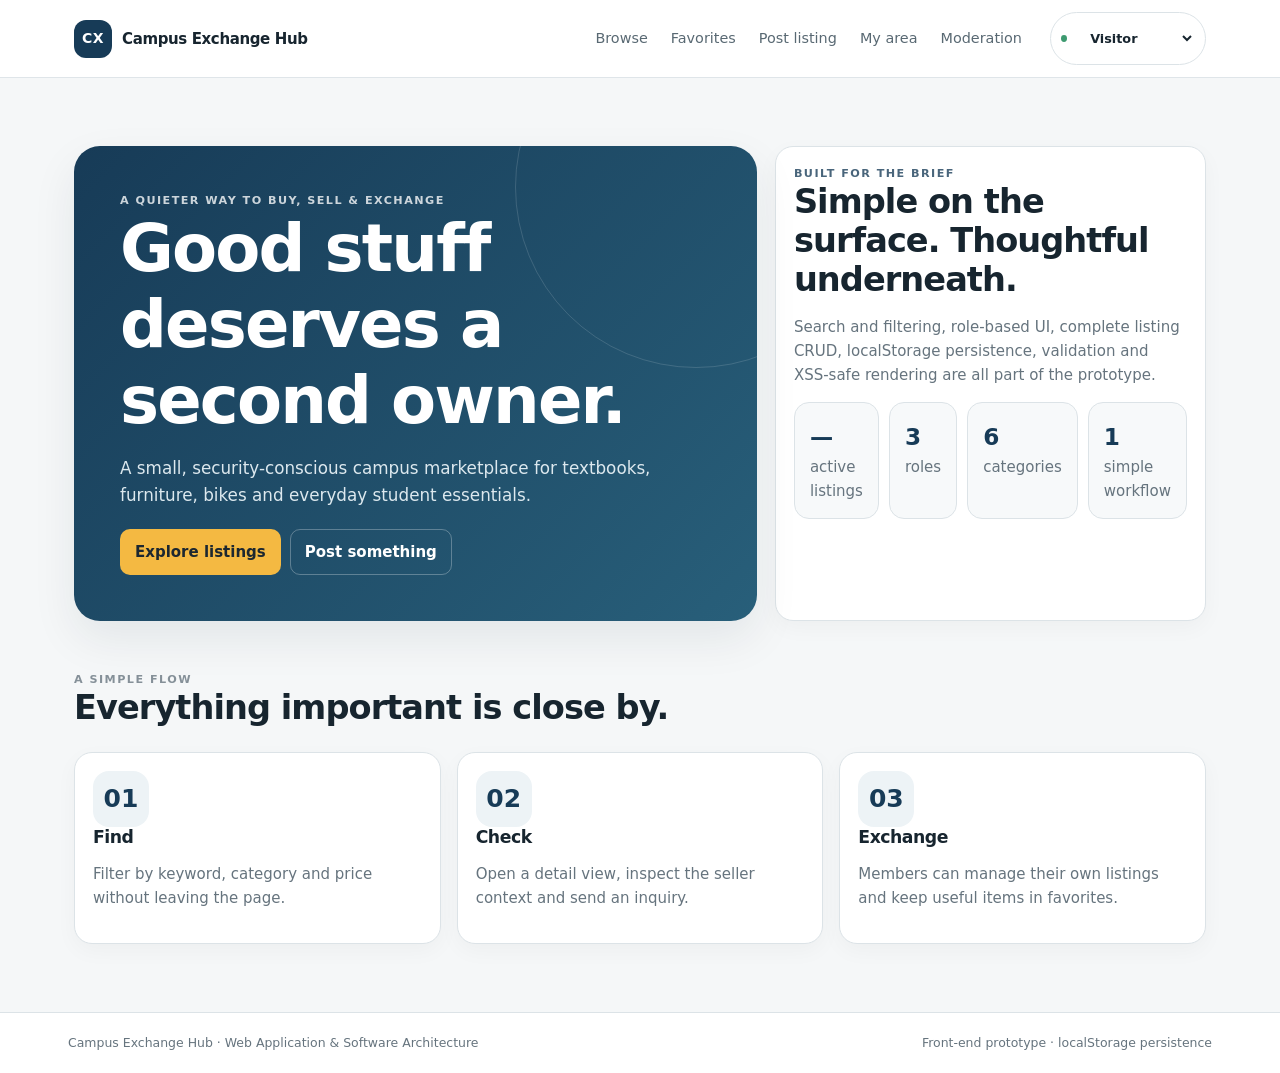
<file: index.html>
<!doctype html>
<html lang="en">
<head>
<meta charset="utf-8">
<meta name="viewport" content="width=device-width, initial-scale=1">
<meta name="description" content="Campus Exchange Hub — a front-end classified marketplace prototype.">
<title>Home · Campus Exchange Hub</title>
<link rel="stylesheet" href="css/style.css">

</head>
<body>

<header class="site-header">
  <a class="skip-link" href="#main">Skip to content</a>
  <div class="nav-wrap">
    <a class="brand" href="index.html" aria-label="Campus Exchange Hub home">
      <span class="brand-mark">CX</span><span>Campus Exchange Hub</span>
    </a>
    <nav class="nav-links" aria-label="Primary navigation">
      <a class="" href="browse.html">Browse</a>
      <a class="" href="favorites.html">Favorites</a>
      <a class="" href="create.html" data-role="member">Post listing</a>
      <a class="" href="dashboard.html" data-role="member">My area</a>
      <a class="" href="moderator.html" data-role="moderator">Moderation</a>
    </nav>
    <div class="role-pill" title="Demo role switch — no real authentication is used">
      <span class="badge-dot" aria-hidden="true"></span>
      <label for="roleSelect" class="hidden">Current role</label>
      <select id="roleSelect">
        <option value="visitor">Visitor</option>
        <option value="member">Member</option>
        <option value="moderator">Moderator</option>
      </select>
    </div>
  </div>
</header>

<main id="main">

<div class="container">
  <section class="hero" aria-labelledby="hero-title">
    <div class="hero-card">
      <div class="eyebrow">A quieter way to buy, sell &amp; exchange</div>
      <h1 id="hero-title">Good stuff deserves a second owner.</h1>
      <p class="lead">A small, security-conscious campus marketplace for textbooks, furniture, bikes and everyday student essentials.</p>
      <div class="actions">
        <a class="btn btn-primary" href="browse.html">Explore listings</a>
        <a class="btn btn-ghost" href="create.html">Post something</a>
      </div>
    </div>
    <aside class="card">
      <div class="eyebrow brand-eyebrow">Built for the brief</div>
      <h2>Simple on the surface. Thoughtful underneath.</h2>
      <p class="muted">Search and filtering, role-based UI, complete listing CRUD, localStorage persistence, validation and XSS-safe rendering are all part of the prototype.</p>
      <div class="stat-grid">
        <div class="stat"><strong id="homeCount">—</strong><span class="muted">active listings</span></div>
        <div class="stat"><strong>3</strong><span class="muted">roles</span></div>
        <div class="stat"><strong>6</strong><span class="muted">categories</span></div>
        <div class="stat"><strong>1</strong><span class="muted">simple workflow</span></div>
      </div>
    </aside>
  </section>

  <section aria-labelledby="how-title">
    <div class="section-head"><div><div class="eyebrow muted">A simple flow</div><h2 id="how-title">Everything important is close by.</h2></div></div>
    <div class="grid cards-3">
      <article class="card"><div class="listing-icon">01</div><h3>Find</h3><p class="muted">Filter by keyword, category and price without leaving the page.</p></article>
      <article class="card"><div class="listing-icon">02</div><h3>Check</h3><p class="muted">Open a detail view, inspect the seller context and send an inquiry.</p></article>
      <article class="card"><div class="listing-icon">03</div><h3>Exchange</h3><p class="muted">Members can manage their own listings and keep useful items in favorites.</p></article>
    </div>
  </section>
</div>

</main>
<footer>
  <div class="footer-inner">
    <span>Campus Exchange Hub · Web Application &amp; Software Architecture</span>
    <span>Front-end prototype · localStorage persistence</span>
  </div>
</footer>
<div id="toast" class="toast" role="status" aria-live="polite"></div>
<script src="js/jquery-3.7.1.min.js"></script>
<script src="js/app.js"></script>
</body>
</html>
</file>
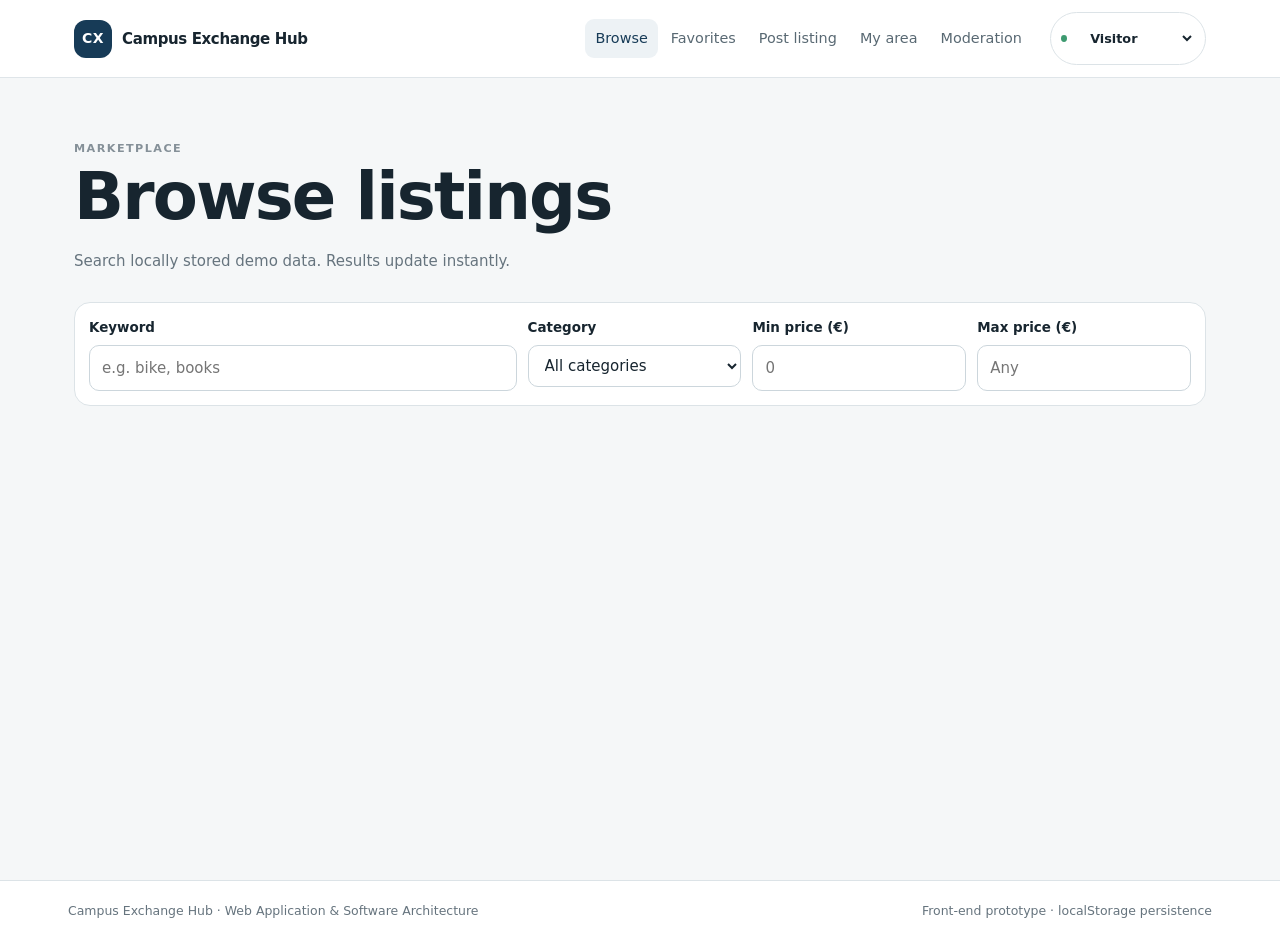
<file: browse.html>
<!doctype html>
<html lang="en">
<head>
<meta charset="utf-8">
<meta name="viewport" content="width=device-width, initial-scale=1">
<meta name="description" content="Campus Exchange Hub — a front-end classified marketplace prototype.">
<title>Browse · Campus Exchange Hub</title>
<link rel="stylesheet" href="css/style.css">

</head>
<body>

<header class="site-header">
  <a class="skip-link" href="#main">Skip to content</a>
  <div class="nav-wrap">
    <a class="brand" href="index.html" aria-label="Campus Exchange Hub home">
      <span class="brand-mark">CX</span><span>Campus Exchange Hub</span>
    </a>
    <nav class="nav-links" aria-label="Primary navigation">
      <a class="active" href="browse.html">Browse</a>
      <a class="" href="favorites.html">Favorites</a>
      <a class="" href="create.html" data-role="member">Post listing</a>
      <a class="" href="dashboard.html" data-role="member">My area</a>
      <a class="" href="moderator.html" data-role="moderator">Moderation</a>
    </nav>
    <div class="role-pill" title="Demo role switch — no real authentication is used">
      <span class="badge-dot" aria-hidden="true"></span>
      <label for="roleSelect" class="hidden">Current role</label>
      <select id="roleSelect">
        <option value="visitor">Visitor</option>
        <option value="member">Member</option>
        <option value="moderator">Moderator</option>
      </select>
    </div>
  </div>
</header>

<main id="main">

<div class="container">
  <div class="section-head">
    <div><div class="eyebrow muted">Marketplace</div><h1>Browse listings</h1><p class="muted">Search locally stored demo data. Results update instantly.</p></div>
  </div>
  <section aria-label="Listing filters">
    <form id="filterForm" class="filters" novalidate>
      <div class="field"><label for="search">Keyword</label><input id="search" type="search" maxlength="60" placeholder="e.g. bike, books"></div>
      <div class="field"><label for="category">Category</label><select id="category"><option value="">All categories</option><option>Books</option><option>Electronics</option><option>Furniture</option><option>Bikes</option><option>Clothing</option><option>Other</option></select></div>
      <div class="field"><label for="minPrice">Min price (€)</label><input id="minPrice" type="number" min="0" max="100000" step="1" placeholder="0"></div>
      <div class="field"><label for="maxPrice">Max price (€)</label><input id="maxPrice" type="number" min="0" max="100000" step="1" placeholder="Any"></div>
    </form>
  </section>
  <div class="results-bar"><div id="listingCount" class="muted" aria-live="polite"></div><div id="priceRangeError" class="error hidden" role="alert"></div></div>
  <section id="listingGrid" class="grid cards-3 listing-grid" aria-live="polite"></section>
</div>

</main>
<footer>
  <div class="footer-inner">
    <span>Campus Exchange Hub · Web Application &amp; Software Architecture</span>
    <span>Front-end prototype · localStorage persistence</span>
  </div>
</footer>
<div id="toast" class="toast" role="status" aria-live="polite"></div>
<script src="js/jquery-3.7.1.min.js"></script>
<script src="js/app.js"></script>
</body>
</html>
</file>
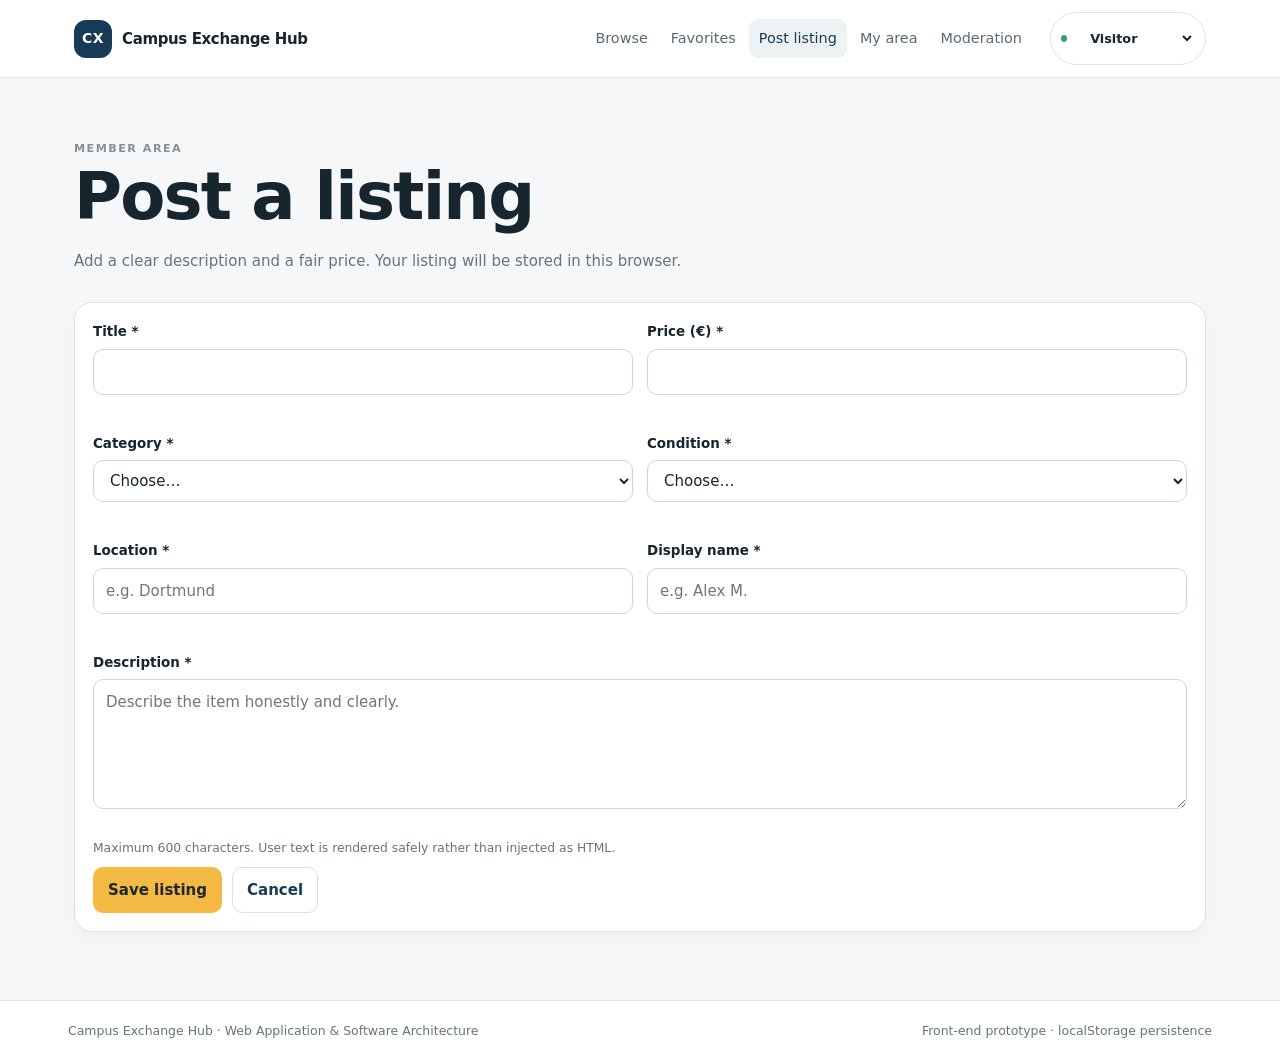
<file: create.html>
<!doctype html>
<html lang="en">
<head>
<meta charset="utf-8">
<meta name="viewport" content="width=device-width, initial-scale=1">
<meta name="description" content="Campus Exchange Hub — a front-end classified marketplace prototype.">
<title>Post listing · Campus Exchange Hub</title>
<link rel="stylesheet" href="css/style.css">

</head>
<body>

<header class="site-header">
  <a class="skip-link" href="#main">Skip to content</a>
  <div class="nav-wrap">
    <a class="brand" href="index.html" aria-label="Campus Exchange Hub home">
      <span class="brand-mark">CX</span><span>Campus Exchange Hub</span>
    </a>
    <nav class="nav-links" aria-label="Primary navigation">
      <a class="" href="browse.html">Browse</a>
      <a class="" href="favorites.html">Favorites</a>
      <a class="active" href="create.html" data-role="member">Post listing</a>
      <a class="" href="dashboard.html" data-role="member">My area</a>
      <a class="" href="moderator.html" data-role="moderator">Moderation</a>
    </nav>
    <div class="role-pill" title="Demo role switch — no real authentication is used">
      <span class="badge-dot" aria-hidden="true"></span>
      <label for="roleSelect" class="hidden">Current role</label>
      <select id="roleSelect">
        <option value="visitor">Visitor</option>
        <option value="member">Member</option>
        <option value="moderator">Moderator</option>
      </select>
    </div>
  </div>
</header>

<main id="main">

<div class="container">
  <div class="section-head"><div><div class="eyebrow muted">Member area</div><h1 id="formTitle">Post a listing</h1><p id="formIntro" class="muted">Add a clear description and a fair price. Your listing will be stored in this browser.</p></div></div>
  <div id="roleNotice"></div>
  <form id="listingForm" class="card" novalidate>
    <input type="hidden" id="listingId">
    <div class="form-grid two">
      <div class="field"><label for="title">Title *</label><input id="title" maxlength="70" required><div id="titleError" class="error"></div></div>
      <div class="field"><label for="price">Price (€) *</label><input id="price" type="number" min="0" max="100000" step="0.01" required><div id="priceError" class="error"></div></div>
      <div class="field"><label for="categorySelect">Category *</label><select id="categorySelect" required><option value="">Choose…</option><option>Books</option><option>Electronics</option><option>Furniture</option><option>Bikes</option><option>Clothing</option><option>Other</option></select><div id="categoryError" class="error"></div></div>
      <div class="field"><label for="condition">Condition *</label><select id="condition" required><option value="">Choose…</option><option>Like new</option><option>Good</option><option>Fair</option><option>Used</option></select><div id="conditionError" class="error"></div></div>
      <div class="field"><label for="location">Location *</label><input id="location" maxlength="60" required placeholder="e.g. Dortmund"><div id="locationError" class="error"></div></div>
      <div class="field"><label for="seller">Display name *</label><input id="seller" maxlength="40" required placeholder="e.g. Alex M."><div id="sellerError" class="error"></div></div>
    </div>
    <div class="field description-field"><label for="description">Description *</label><textarea id="description" maxlength="600" required placeholder="Describe the item honestly and clearly."></textarea><div id="descriptionError" class="error"></div><div class="help">Maximum 600 characters. User text is rendered safely rather than injected as HTML.</div></div>
    <div id="formMessage"></div>
    <div class="form-actions">
      <button class="btn btn-primary" type="submit">Save listing</button>
      <a class="btn btn-secondary" href="dashboard.html">Cancel</a>
    </div>
  </form>
</div>

</main>
<footer>
  <div class="footer-inner">
    <span>Campus Exchange Hub · Web Application &amp; Software Architecture</span>
    <span>Front-end prototype · localStorage persistence</span>
  </div>
</footer>
<div id="toast" class="toast" role="status" aria-live="polite"></div>
<script src="js/jquery-3.7.1.min.js"></script>
<script src="js/app.js"></script>
</body>
</html>
</file>
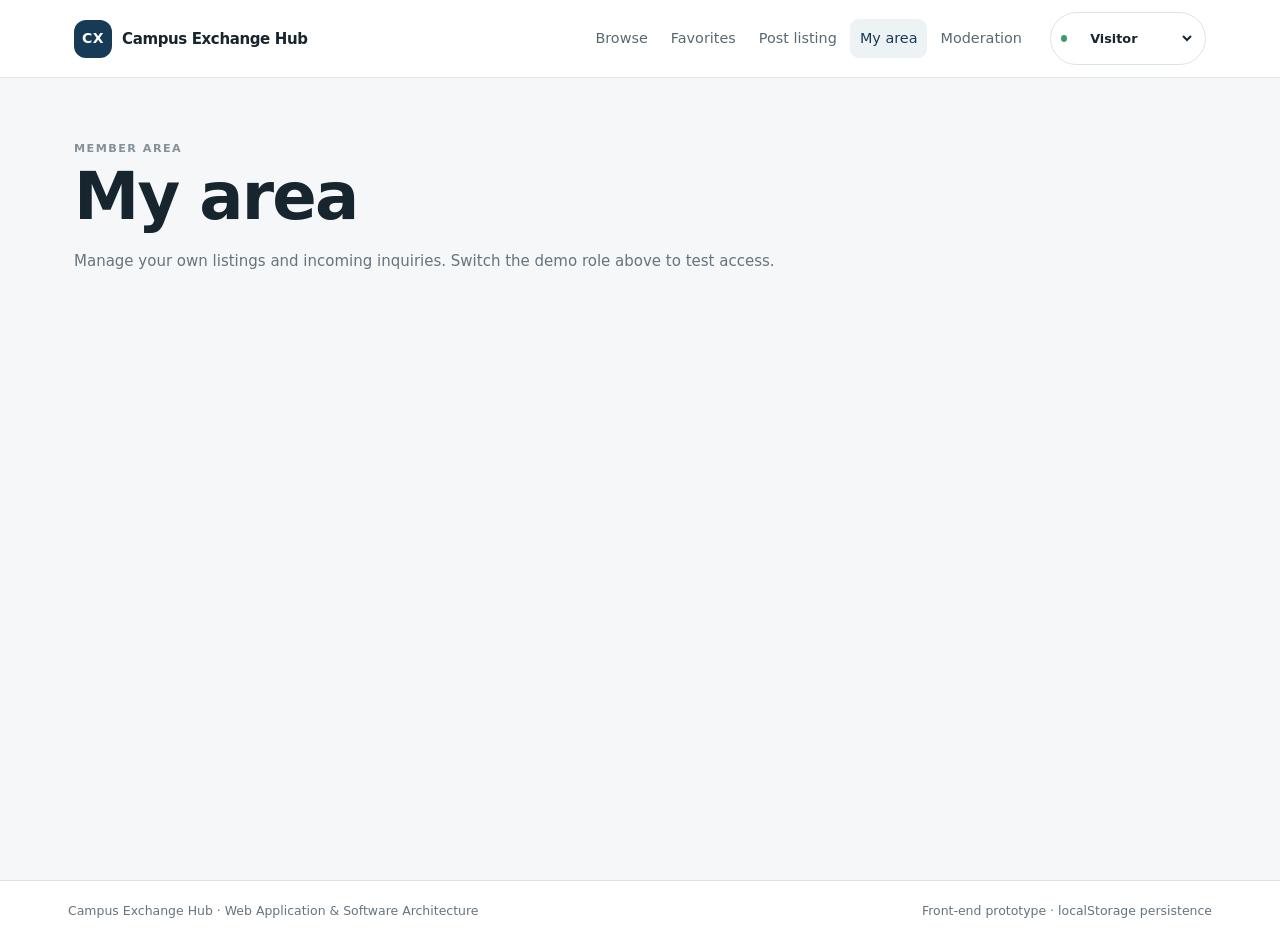
<file: dashboard.html>
<!doctype html>
<html lang="en">
<head>
<meta charset="utf-8">
<meta name="viewport" content="width=device-width, initial-scale=1">
<meta name="description" content="Campus Exchange Hub — a front-end classified marketplace prototype.">
<title>My area · Campus Exchange Hub</title>
<link rel="stylesheet" href="css/style.css">

</head>
<body>

<header class="site-header">
  <a class="skip-link" href="#main">Skip to content</a>
  <div class="nav-wrap">
    <a class="brand" href="index.html" aria-label="Campus Exchange Hub home">
      <span class="brand-mark">CX</span><span>Campus Exchange Hub</span>
    </a>
    <nav class="nav-links" aria-label="Primary navigation">
      <a class="" href="browse.html">Browse</a>
      <a class="" href="favorites.html">Favorites</a>
      <a class="" href="create.html" data-role="member">Post listing</a>
      <a class="active" href="dashboard.html" data-role="member">My area</a>
      <a class="" href="moderator.html" data-role="moderator">Moderation</a>
    </nav>
    <div class="role-pill" title="Demo role switch — no real authentication is used">
      <span class="badge-dot" aria-hidden="true"></span>
      <label for="roleSelect" class="hidden">Current role</label>
      <select id="roleSelect">
        <option value="visitor">Visitor</option>
        <option value="member">Member</option>
        <option value="moderator">Moderator</option>
      </select>
    </div>
  </div>
</header>

<main id="main">

<div class="container">
  <div class="section-head"><div><div class="eyebrow muted">Member area</div><h1>My area</h1><p class="muted">Manage your own listings and incoming inquiries. Switch the demo role above to test access.</p></div></div>
  <div id="dashboardRoot"></div>
</div>

</main>
<footer>
  <div class="footer-inner">
    <span>Campus Exchange Hub · Web Application &amp; Software Architecture</span>
    <span>Front-end prototype · localStorage persistence</span>
  </div>
</footer>
<div id="toast" class="toast" role="status" aria-live="polite"></div>
<script src="js/jquery-3.7.1.min.js"></script>
<script src="js/app.js"></script>
</body>
</html>
</file>
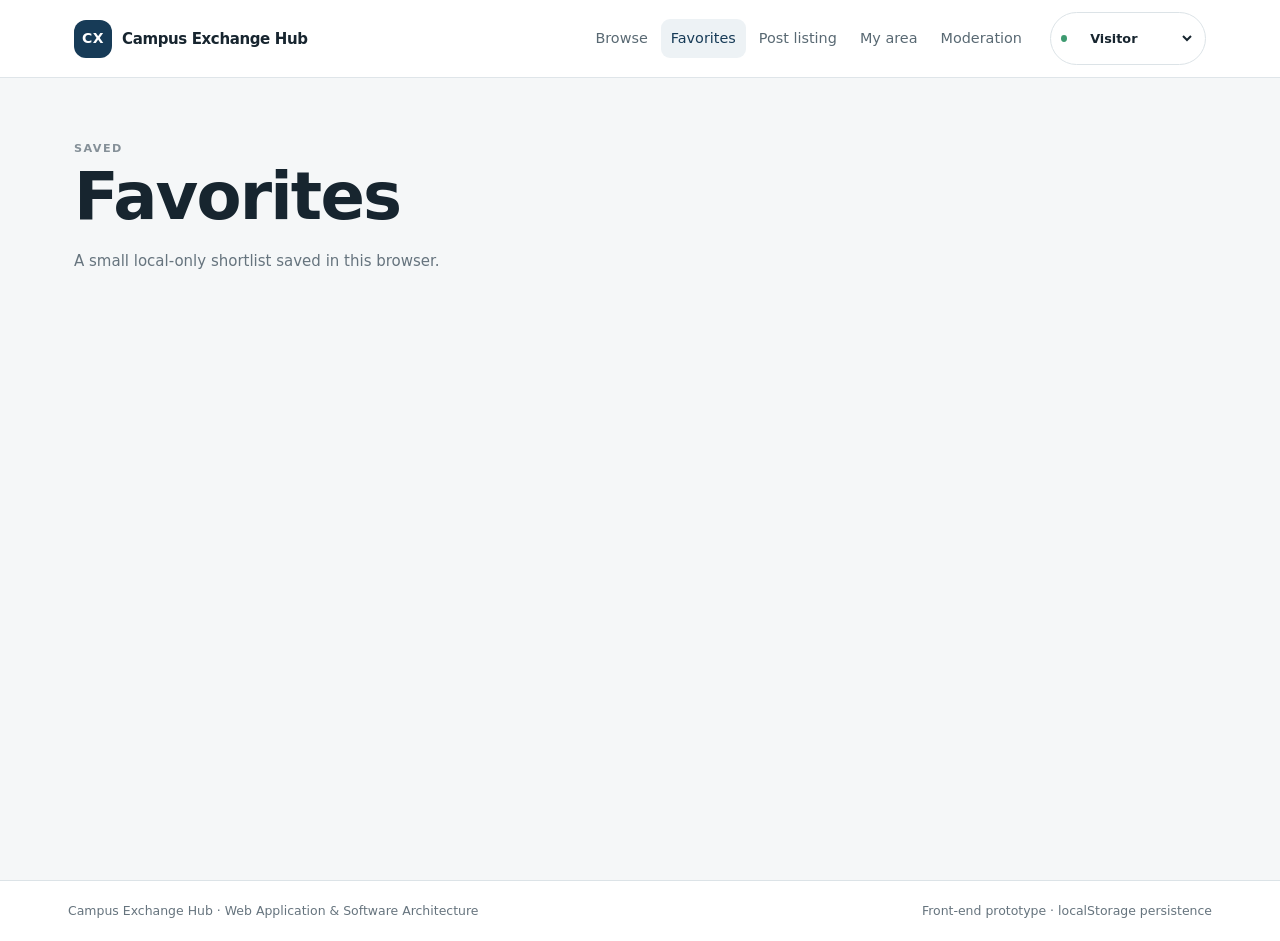
<file: favorites.html>
<!doctype html>
<html lang="en">
<head>
<meta charset="utf-8">
<meta name="viewport" content="width=device-width, initial-scale=1">
<meta name="description" content="Campus Exchange Hub — a front-end classified marketplace prototype.">
<title>Favorites · Campus Exchange Hub</title>
<link rel="stylesheet" href="css/style.css">

</head>
<body>

<header class="site-header">
  <a class="skip-link" href="#main">Skip to content</a>
  <div class="nav-wrap">
    <a class="brand" href="index.html" aria-label="Campus Exchange Hub home">
      <span class="brand-mark">CX</span><span>Campus Exchange Hub</span>
    </a>
    <nav class="nav-links" aria-label="Primary navigation">
      <a class="" href="browse.html">Browse</a>
      <a class="active" href="favorites.html">Favorites</a>
      <a class="" href="create.html" data-role="member">Post listing</a>
      <a class="" href="dashboard.html" data-role="member">My area</a>
      <a class="" href="moderator.html" data-role="moderator">Moderation</a>
    </nav>
    <div class="role-pill" title="Demo role switch — no real authentication is used">
      <span class="badge-dot" aria-hidden="true"></span>
      <label for="roleSelect" class="hidden">Current role</label>
      <select id="roleSelect">
        <option value="visitor">Visitor</option>
        <option value="member">Member</option>
        <option value="moderator">Moderator</option>
      </select>
    </div>
  </div>
</header>

<main id="main">

<div class="container">
  <div class="section-head"><div><div class="eyebrow muted">Saved</div><h1>Favorites</h1><p class="muted">A small local-only shortlist saved in this browser.</p></div></div>
  <div id="favoritesRoot"></div>
</div>

</main>
<footer>
  <div class="footer-inner">
    <span>Campus Exchange Hub · Web Application &amp; Software Architecture</span>
    <span>Front-end prototype · localStorage persistence</span>
  </div>
</footer>
<div id="toast" class="toast" role="status" aria-live="polite"></div>
<script src="js/jquery-3.7.1.min.js"></script>
<script src="js/app.js"></script>
</body>
</html>
</file>
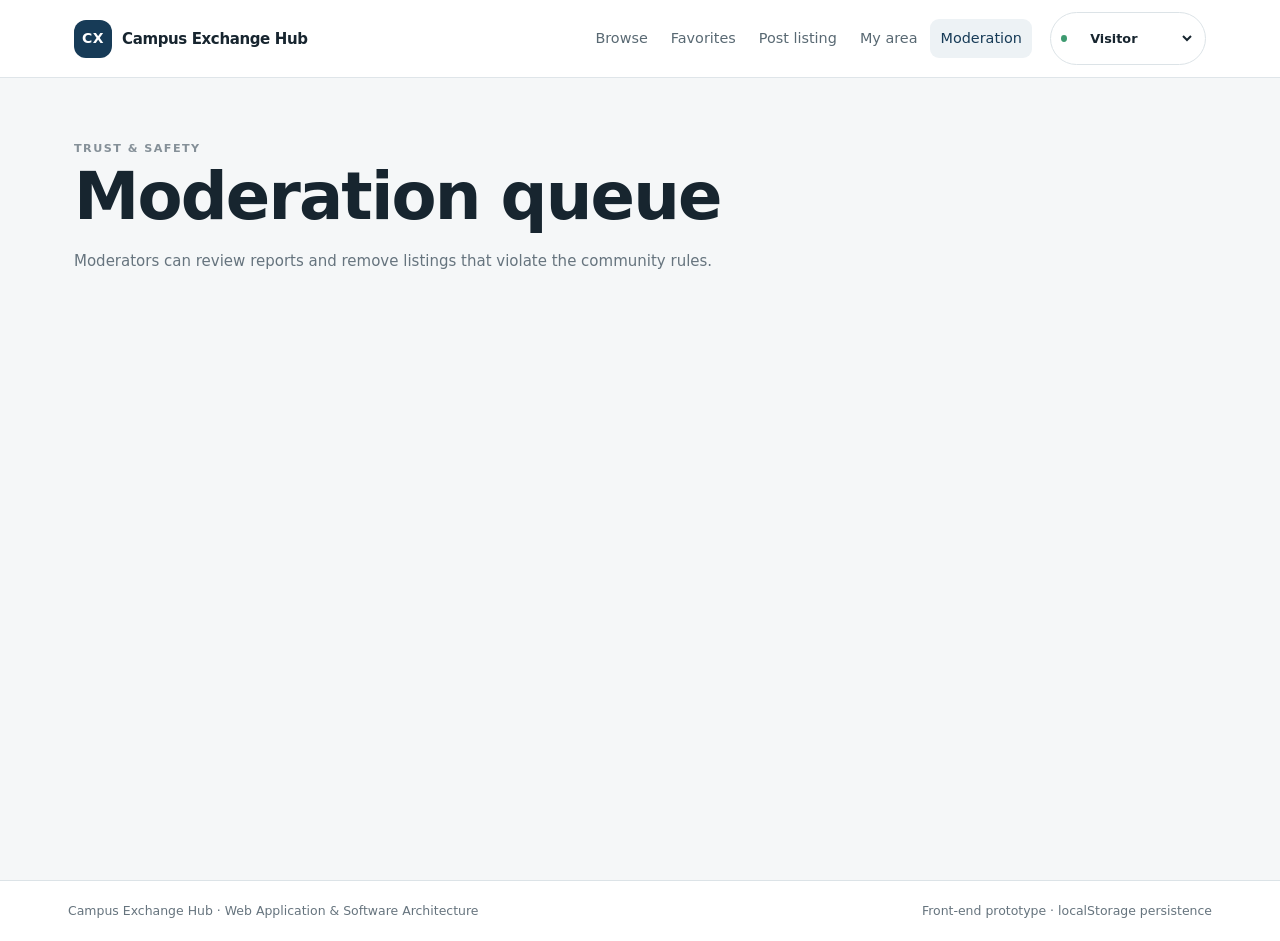
<file: moderator.html>
<!doctype html>
<html lang="en">
<head>
<meta charset="utf-8">
<meta name="viewport" content="width=device-width, initial-scale=1">
<meta name="description" content="Campus Exchange Hub — a front-end classified marketplace prototype.">
<title>Moderation · Campus Exchange Hub</title>
<link rel="stylesheet" href="css/style.css">

</head>
<body>

<header class="site-header">
  <a class="skip-link" href="#main">Skip to content</a>
  <div class="nav-wrap">
    <a class="brand" href="index.html" aria-label="Campus Exchange Hub home">
      <span class="brand-mark">CX</span><span>Campus Exchange Hub</span>
    </a>
    <nav class="nav-links" aria-label="Primary navigation">
      <a class="" href="browse.html">Browse</a>
      <a class="" href="favorites.html">Favorites</a>
      <a class="" href="create.html" data-role="member">Post listing</a>
      <a class="" href="dashboard.html" data-role="member">My area</a>
      <a class="active" href="moderator.html" data-role="moderator">Moderation</a>
    </nav>
    <div class="role-pill" title="Demo role switch — no real authentication is used">
      <span class="badge-dot" aria-hidden="true"></span>
      <label for="roleSelect" class="hidden">Current role</label>
      <select id="roleSelect">
        <option value="visitor">Visitor</option>
        <option value="member">Member</option>
        <option value="moderator">Moderator</option>
      </select>
    </div>
  </div>
</header>

<main id="main">

<div class="container">
  <div class="section-head"><div><div class="eyebrow muted">Trust &amp; safety</div><h1>Moderation queue</h1><p class="muted">Moderators can review reports and remove listings that violate the community rules.</p></div></div>
  <div id="moderatorRoot"></div>
</div>

</main>
<footer>
  <div class="footer-inner">
    <span>Campus Exchange Hub · Web Application &amp; Software Architecture</span>
    <span>Front-end prototype · localStorage persistence</span>
  </div>
</footer>
<div id="toast" class="toast" role="status" aria-live="polite"></div>
<script src="js/jquery-3.7.1.min.js"></script>
<script src="js/app.js"></script>
</body>
</html>
</file>
<file: css/style.css>
:root{
  --ink:#17252f;--muted:#66747e;--paper:#fff;--bg:#f5f7f8;--line:#dce3e7;
  --brand:#173b57;--brand-2:#2d6f8f;--accent:#f4b942;--accent-soft:#fff4d8;
  --success:#277653;--danger:#a64040;--shadow:0 18px 45px rgba(19,39,54,.08);
  --radius:18px;--max:1180px;
}
*{box-sizing:border-box}
html{scroll-behavior:smooth}
body{margin:0;background:var(--bg);color:var(--ink);font:15px/1.6 Inter,ui-sans-serif,system-ui,-apple-system,BlinkMacSystemFont,"Segoe UI",sans-serif}
a{color:inherit;text-decoration:none}button,input,select,textarea{font:inherit}button,a{cursor:pointer}
.skip-link{position:absolute;left:-9999px;top:10px}.skip-link:focus{left:10px;z-index:999;background:#fff;padding:10px 14px;border-radius:8px}
.site-header{position:sticky;top:0;z-index:50;background:rgba(255,255,255,.94);backdrop-filter:blur(12px);border-bottom:1px solid rgba(220,227,231,.9)}
.nav-wrap{max-width:var(--max);margin:auto;padding:12px 18px;display:flex;align-items:center;gap:18px;flex-wrap:wrap}
.brand{display:flex;align-items:center;gap:10px;font-weight:850;letter-spacing:-.025em;white-space:nowrap}.brand-mark{width:38px;height:38px;border-radius:12px;background:var(--brand);color:#fff;display:grid;place-items:center;font-size:14px;letter-spacing:.04em}
.nav-links{display:flex;align-items:center;gap:3px;flex-wrap:wrap;margin-left:auto}.nav-links a{padding:8px 10px;border-radius:9px;color:#596973;font-size:.9rem}.nav-links a:hover,.nav-links a.active{background:#edf2f5;color:var(--brand)}
.role-pill{border:1px solid var(--line);background:#fff;padding:7px 10px;border-radius:999px;display:flex;align-items:center;gap:7px;font-size:.8rem;color:var(--muted)}.role-pill select{border:0;background:transparent;color:var(--ink);font-weight:800;outline:none}
.badge-dot{width:7px;height:7px;border-radius:50%;background:#3d9a70;display:inline-block}.role-hidden{display:none!important}
main{min-height:calc(100vh - 132px)}.container{max-width:var(--max);margin:auto;padding:34px 18px}.hero{padding:34px 0 22px;display:grid;gap:18px}
.hero-card{background:linear-gradient(135deg,#173b57,#285f7a);color:#fff;border-radius:26px;padding:34px;box-shadow:var(--shadow);position:relative;overflow:hidden}.hero-card:after{content:"";position:absolute;width:360px;height:360px;border:1px solid rgba(255,255,255,.14);border-radius:50%;right:-120px;top:-140px}
.eyebrow{text-transform:uppercase;letter-spacing:.13em;font-size:.7rem;font-weight:850;opacity:.78}.brand-eyebrow{color:var(--brand)}
h1,h2,h3{line-height:1.16;letter-spacing:-.028em;margin:0 0 10px}h1{font-size:clamp(2rem,6vw,4.1rem);max-width:850px}h2{font-size:clamp(1.45rem,3vw,2.1rem)}h3{font-size:1.08rem}.lead{font-size:1.05rem;max-width:720px;color:#dce8ee}.muted{color:var(--muted)}
.actions{display:flex;flex-wrap:wrap;gap:9px;margin-top:20px}.btn{border:1px solid transparent;border-radius:10px;padding:10px 14px;font-weight:800;display:inline-flex;align-items:center;justify-content:center;gap:7px;transition:transform .16s ease,box-shadow .16s ease,background .16s ease}.btn:hover{transform:translateY(-1px)}.btn:focus-visible,.text-button:focus-visible,input:focus-visible,select:focus-visible,textarea:focus-visible{outline:3px solid rgba(45,111,143,.18);outline-offset:2px}.btn-primary{background:var(--accent);color:#1c2730}.btn-secondary{background:#fff;color:var(--brand);border-color:#d7e0e5}.btn-ghost{background:transparent;color:#fff;border-color:rgba(255,255,255,.28)}.btn-danger{background:#fff1f1;color:var(--danger);border-color:#edcccc}.btn-small{padding:7px 9px;font-size:.8rem}.full-btn{width:100%}
.section-head{display:flex;justify-content:space-between;align-items:end;gap:16px;margin:28px 0 14px}.grid{display:grid;grid-template-columns:1fr;gap:16px}.card{background:var(--paper);border:1px solid var(--line);border-radius:var(--radius);box-shadow:0 7px 22px rgba(23,32,42,.035);padding:18px}.cards-2,.cards-3{grid-template-columns:1fr}
.stat-grid{display:grid;grid-template-columns:repeat(2,1fr);gap:10px}.stat{padding:15px;border-radius:15px;background:#f7f9fa;border:1px solid var(--line)}.stat strong{display:block;font-size:1.45rem;color:var(--brand)}
.listing-card{display:flex;flex-direction:column;gap:12px;min-height:310px}.listing-top{display:flex;justify-content:space-between;gap:12px;align-items:start}.listing-icon{width:56px;height:56px;border-radius:16px;background:#edf3f6;color:var(--brand);display:grid;place-items:center;font-size:25px;font-weight:800}.price{font-size:1.35rem;font-weight:900;color:var(--brand);white-space:nowrap}.card-description{margin:0;min-height:51px}.location-line{font-size:.83rem;color:#63727c}.seller-line{font-size:.8rem;color:var(--muted)}.meta{display:flex;flex-wrap:wrap;gap:7px}.tag{display:inline-block;font-size:.72rem;padding:4px 8px;border-radius:999px;background:#eef2f4;color:#53626b;margin-right:5px}.tag.accent{background:var(--accent-soft);color:#805a17}.card-footer{margin-top:auto;display:flex;justify-content:space-between;gap:10px;align-items:center;border-top:1px solid var(--line);padding-top:13px}.card-actions{margin:0}
.filters{display:grid;grid-template-columns:1fr;gap:11px;background:#fff;border:1px solid var(--line);padding:14px;border-radius:16px;margin-bottom:10px}.field{display:flex;flex-direction:column;gap:6px}label{font-weight:800;font-size:.84rem}input,select,textarea{width:100%;border:1px solid #ccd6dc;background:#fff;border-radius:10px;padding:10px 12px;outline:none;color:var(--ink)}textarea{min-height:130px;resize:vertical}input:focus,select:focus,textarea:focus{border-color:var(--brand-2);box-shadow:0 0 0 3px rgba(47,111,143,.1)}
.error{color:var(--danger);font-size:.77rem;min-height:18px}.help{font-size:.77rem;color:var(--muted)}.results-bar{display:flex;justify-content:space-between;gap:12px;align-items:center;min-height:30px}.results-bar .error{margin-left:auto}.hidden{display:none!important}.empty{padding:38px;text-align:center;border:1px dashed #cbd5db;border-radius:16px;color:var(--muted);background:#fbfcfd}.full-width{grid-column:1/-1}
.form-grid{display:grid;gap:14px}.description-field{margin-top:14px}.form-actions{display:flex;flex-wrap:wrap;gap:10px;margin-top:8px}.notice{padding:12px 14px;border-radius:12px;margin:12px 0;font-size:.88rem}.notice.success{background:#eaf6ef;color:#245d44;border:1px solid #c8e7d4}.notice.error{background:#fff0f0;color:#7d3030;border:1px solid #f0caca}.notice.info{background:#edf5f8;color:#28586c;border:1px solid #cfe3ea}
.detail-grid{display:grid;gap:18px}.detail-hero{background:linear-gradient(145deg,#e9f0f3,#f6f8f9);border-radius:20px;min-height:280px;display:grid;place-items:center;font-size:92px;color:var(--brand)}.detail-description{font-size:1.02rem;max-width:760px}.detail-price{font-size:2rem;font-weight:900;color:var(--brand)}.detail-eyebrow{margin-top:18px}.detail-actions{margin-top:22px}.detail-sidebar{height:max-content}.kv{display:grid;grid-template-columns:105px 1fr;gap:7px 14px;font-size:.9rem;margin:20px 0}.kv dt{font-weight:850}.kv dd{margin:0;color:var(--muted)}.form-section-title{font-weight:850;font-size:1rem;margin-bottom:10px}.inquiry-form{border-top:1px solid var(--line);padding-top:18px;margin-top:18px}.report-box{border-top:1px solid var(--line);margin-top:20px;padding-top:16px}.text-button{border:0;background:transparent;color:var(--brand-2);font-weight:800;padding:0}.report-form{margin-top:12px;display:grid;gap:8px}.small{font-size:.8rem}.report-success{margin-bottom:0}
.table-wrap{overflow:auto}.table-wrap table{min-width:680px}table{width:100%;border-collapse:collapse;background:#fff}th,td{text-align:left;padding:11px;border-bottom:1px solid var(--line);font-size:.86rem;vertical-align:top}th{font-size:.72rem;text-transform:uppercase;letter-spacing:.06em;color:var(--muted)}
.dashboard-section{margin-top:30px}.report-info{margin-top:18px}.step-number{width:38px;height:38px;border-radius:12px;background:var(--brand);color:#fff;display:grid;place-items:center;font-size:.78rem;font-weight:850;margin-bottom:18px}
footer{border-top:1px solid var(--line);background:#fff;margin-top:34px}.footer-inner{max-width:var(--max);margin:auto;padding:20px 18px;color:var(--muted);font-size:.78rem;display:flex;justify-content:space-between;gap:12px;flex-wrap:wrap}.toast{position:fixed;right:18px;bottom:18px;z-index:120;max-width:340px;background:#17202a;color:#fff;padding:12px 14px;border-radius:12px;box-shadow:var(--shadow);display:none}
@media(min-width:680px){.hero{grid-template-columns:1.5fr .8fr;align-items:stretch}.filters{grid-template-columns:2fr 1fr 1fr 1fr}.cards-2{grid-template-columns:repeat(2,1fr)}.cards-3{grid-template-columns:repeat(3,1fr)}.form-grid.two{grid-template-columns:1fr 1fr}.detail-grid{grid-template-columns:1.25fr .75fr}.stat-grid{grid-template-columns:repeat(4,1fr)}}
@media(min-width:980px){.container{padding-left:24px;padding-right:24px}.nav-wrap{padding-left:24px;padding-right:24px}.hero-card{padding:46px}}
@media(max-width:760px){.nav-wrap{align-items:flex-start}.nav-links{order:3;width:100%;margin-left:0;overflow-x:auto;flex-wrap:nowrap;padding-bottom:2px}.role-pill{margin-left:auto}.results-bar{align-items:flex-start;flex-direction:column}.results-bar .error{margin-left:0}}
</file>
